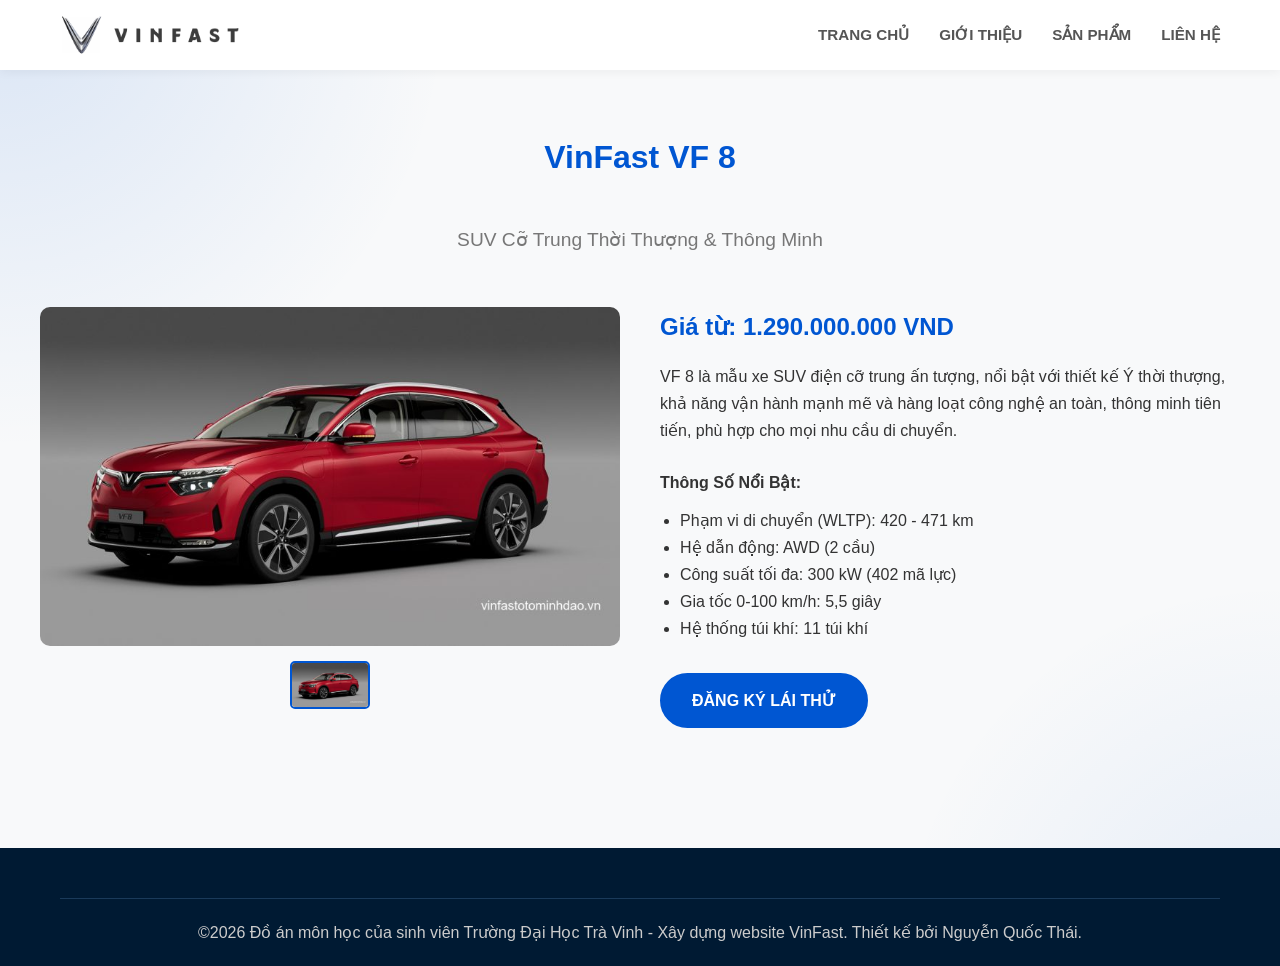
<file: html/chitiet.html>
<!DOCTYPE html>
<html lang="vi">
<head>
    <meta charset="UTF-8">
    <meta name="viewport" content="width=device-width, initial-scale=1.0">
    <title id="web-title">VinFast Chi Tiết Xe</title>
    <link rel="stylesheet" href="../css/style.css">
    <link rel="stylesheet" href="../css/responsive.css">
</head>
<body>
    
    <header>
        <div class="container header-content">
            <a href="../index.html" class="logo">
                <img src="../assets/images/logo.png" alt="VinFast Logo">
            </a>
            <nav>
                <ul>
                    <li><a href="../index.html">TRANG CHỦ</a></li>
                    <li><a href="gioithieu.html">GIỚI THIỆU</a></li>
                    <li><a href="sanpham.html">SẢN PHẨM</a></li>
                    <li><a href="lienhe.html">LIÊN HỆ</a></li>
                </ul>
            </nav>
        </div>
    </header>

    <main class="container section">
        <div class="chitiet-header text-center" style="margin-bottom: 50px;">
            <h1 class="section-title" id="car-name">VinFast VF 8</h1>
            <p style="font-size: 1.2rem; color: #777;" id="car-subtitle">SUV Cỡ Trung Thời Thượng & Thông Minh</p>
        </div>
        
        <div class="chitiet-content" style="display: grid; grid-template-columns: 1fr 1fr; gap: 40px; margin-bottom: 60px;">
            <div class="chitiet-image">
                <img src="../assets/images/vf8.jpg" alt="VinFast Chi Tiết" id="car-main-img" style="border-radius: 10px; width: 100%;">
                <div style="display: flex; gap: 10px; margin-top: 15px; justify-content: center;">
                    <img src="../assets/images/vf8.jpg" id="thumb-1" style="width: 80px; border-radius: 5px; cursor: pointer; border: 2px solid #0056D2;">
                </div>
            </div>
            <div class="chitiet-info">
                <h3 style="color: #0056D2; margin-bottom: 15px; font-size: 1.5rem;" id="car-price">Giá từ: 1.290.000.000 VND</h3>
                <p style="margin-bottom: 25px;" id="car-desc">VF 8 là mẫu xe SUV điện cỡ trung ấn tượng, nổi bật với thiết kế Ý thời thượng, khả năng vận hành mạnh mẽ và hàng loạt công nghệ an toàn, thông minh tiên tiến, phù hợp cho mọi nhu cầu di chuyển.</p>
                
                <h4 style="margin-bottom: 10px;">Thông Số Nổi Bật:</h4>
                <ul style="margin-bottom: 30px; list-style: disc; margin-left: 20px;" id="car-specs">
                    <li>Phạm vi di chuyển (WLTP): 420 - 471 km</li>
                    <li>Hệ dẫn động: AWD (2 cầu)</li>
                    <li>Công suất tối đa: 300 kW (402 mã lực)</li>
                    <li>Gia tốc 0-100 km/h: 5,5 giây</li>
                    <li>Hệ thống túi khí: 11 túi khí</li>
                </ul>
                
                <a href="lienhe.html" class="btn">ĐĂNG KÝ LÁI THỬ</a>
            </div>
        </div>
    </main>

    <footer>
        <div class="container">
            <div class="copy text-center">
                <p>&copy;2026 Đồ án môn học của sinh viên Trường Đại Học Trà Vinh - Xây dựng website VinFast. Thiết kế bởi Nguyễn Quốc Thái.</p>
            </div>
        </div>
    </footer>

    <script>
        
        const databaseXe = {
            "vf3": {
                name: "VinFast VF 3",
                subtitle: "Xe Đô Thị Nhỏ Gọn & Cá Tính",
                price: "Giá từ: 240.000.000 VND",
                image: "../assets/images/vf3.jpg",
                desc: "VF 3 là mẫu xe điện mini đô thị mang tính cách mạng, sở hữu thiết kế vuông vắn, mạnh mẽ, gầm cao năng động cùng bảng màu sắc ngoại thất vô cùng phong phú, giúp bạn khẳng định phong cách cá nhân trên mọi tuyến phố.",
                specs: [
                    "Quãng đường di chuyển (NEDC): ~210 km / một lần sạc đầy",
                    "Thời gian sạc nhanh (10%-70%): Chỉ khoảng 36 phút",
                    "Công suất tối đa: 32 kW (43 mã lực)",
                    "Chiều dài tổng thể: 3.190 mm",
                    "Khoảng sáng gầm xe: 191 mm năng động"
                ]
            },
            "vf5": {
                name: "VinFast VF 5 Plus",
                subtitle: "Lựa Chọn Sành Điệu Cho Cuộc Sống Năng Động",
                price: "Giá từ: 468.000.000 VND",
                image: "../assets/images/vf5.jpg",
                desc: "VF 5 Plus là mẫu ô tô điện thông minh phân khúc A-SUV, sở hữu thiết kế hiện đại, phối màu cá tính, tối ưu hóa không gian nội thất rộng rãi cùng các tính năng an toàn vượt trội hàng đầu phân khúc.",
                specs: [
                    "Phạm vi di chuyển (NEDC): ~326 km / một lần sạc đầy",
                    "Hệ dẫn động: FWD (Cầu trước)",
                    "Công suất tối đa: 100 kW (134 mã lực)",
                    "Mô-men xoắn cực đại: 135 Nm",
                    "Hệ thống an toàn: 6 túi khí bảo vệ"
                ]
            },
            "vf6": {
                name: "VinFast VF 6",
                subtitle: "Dẫn Lối Đam Mê - Khởi Đầu Kỷ Nguyên Xanh",
                price: "Giá từ: 675.000.000 VND",
                image: "../assets/images/vf6.jpg",
                desc: "Được nhào nặn bởi studio danh tiếng Torino Design (Ý), VF 6 là sự kết hợp hoàn hảo giữa những đường nét thanh lịch phong cách châu Âu, trải nghiệm vận hành êm ái và không gian công nghệ thông minh tinh tế cho gia đình.",
                specs: [
                    "Phạm vi di chuyển (WLTP): ~399 km - 410 km",
                    "Hệ dẫn động: FWD (Cầu trước)",
                    "Công suất tối đa: 150 kW (201 mã lực)",
                    "Mô-men xoắn cực đại: 310 Nm",
                    "Hệ thống trợ lái nâng cao: ADAS cấp độ 2 thông minh"
                ]
            },
            "vf7": {
                name: "VinFast VF 7",
                subtitle: "Đột Phá Thiết Kế - Đẳng Cấp Thượng Lưu",
                price: "Giá từ: 850.000.000 VND",
                image: "../assets/images/vf7.jpg",
                desc: "Sở hữu ngôn ngữ thiết kế 'Vũ trụ phi thuyền' (Asymmetric Aerospace), VF 7 thuộc phân khúc C-SUV mang vẻ đẹp đầy phá cách của tương lai kết hợp cùng hiệu suất động cơ cực kỳ mạnh mẽ tương đương các dòng xe thể thao.",
                specs: [
                    "Phạm vi di chuyển (WLTP): ~431 km - 496 km",
                    "Hệ dẫn động: AWD (2 cầu toàn thời gian bản Plus)",
                    "Công suất tối đa: 260 kW (349 mã lực)",
                    "Gia tốc 0-100 km/h: Chỉ trong 5,8 giây",
                    "Tiện ích cao cấp: Trần kính toàn cảnh Panorama"
                ]
            },
            "vf8": {
                name: "VinFast VF 8",
                subtitle: "SUV Cỡ Trung Thời Thượng & Thông Minh",
                price: "Giá từ: 1.290.000.000 VND",
                image: "../assets/images/vf8.jpg",
                desc: "VF 8 là mẫu xe SUV điện cỡ trung ấn tượng, nổi bật với thiết kế Ý thời thượng, khả năng vận hành mạnh mẽ và hàng loạt công nghệ an toàn, thông minh tiên tiến, phù hợp cho mọi nhu cầu di chuyển.",
                specs: [
                    "Phạm vi di chuyển (WLTP): 420 - 471 km",
                    "Hệ dẫn động: AWD (2 cầu)",
                    "Công suất tối đa: 300 kW (402 mã lực)",
                    "Gia tốc 0-100 km/h: 5,5 giây",
                    "Hệ thống túi khí: 11 túi khí"
                ]
            },
            "vf9": {
                name: "VinFast VF 9",
                subtitle: "SUV Cỡ Lớn Sang Trọng & Đẳng Cấp",
                price: "Giá từ: 1.500.000.000 VND",
                image: "../assets/images/vf9.jpg",
                desc: "VF 9 là dòng xe SUV điện phân khúc E cao cấp nhất hiện tại của VinFast. Xe mang kiểu dáng bề thế, trang bị tùy chọn hàng ghế cơ trưởng thương gia tích hợp tính năng massage, sưởi và thông gió mang lại sự thư thái tuyệt đối.",
                specs: [
                    "Phạm vi di chuyển (WLTP): ~438 km - 626 km",
                    "Hệ dẫn động: AWD (2 cầu toàn thời gian mạnh mẽ)",
                    "Công suất tối đa: 300 kW (402 mã lực)",
                    "Mô-men xoắn cực đại: 620 Nm",
                    "Hệ thống túi khí: 11 túi khí bảo vệ toàn diện"
                ]
            }
        };

        
        const urlParams = new URLSearchParams(window.location.search);
        const codeXe = urlParams.get('xe');

        
        if (codeXe && databaseXe[codeXe]) {
            const data = databaseXe[codeXe];

            
            document.getElementById('web-title').innerText = data.name + " - Chi Tiết";
            document.getElementById('car-name').innerText = data.name;
            document.getElementById('car-subtitle').innerText = data.subtitle;
            document.getElementById('car-price').innerText = data.price;
            document.getElementById('car-desc').innerText = data.desc;

            
            document.getElementById('car-main-img').src = data.image;
            document.getElementById('car-main-img').alt = data.name;
            document.getElementById('thumb-1').src = data.image;

            
            const ulSpecs = document.getElementById('car-specs');
            ulSpecs.innerHTML = ""; 
            data.specs.forEach(function(spec) {
                const li = document.createElement('li');
                li.innerText = spec;
                ulSpecs.appendChild(li); 
            });
        }
    </script>
    <script src="../js/main.js"></script>
</body>
</html>
</file>
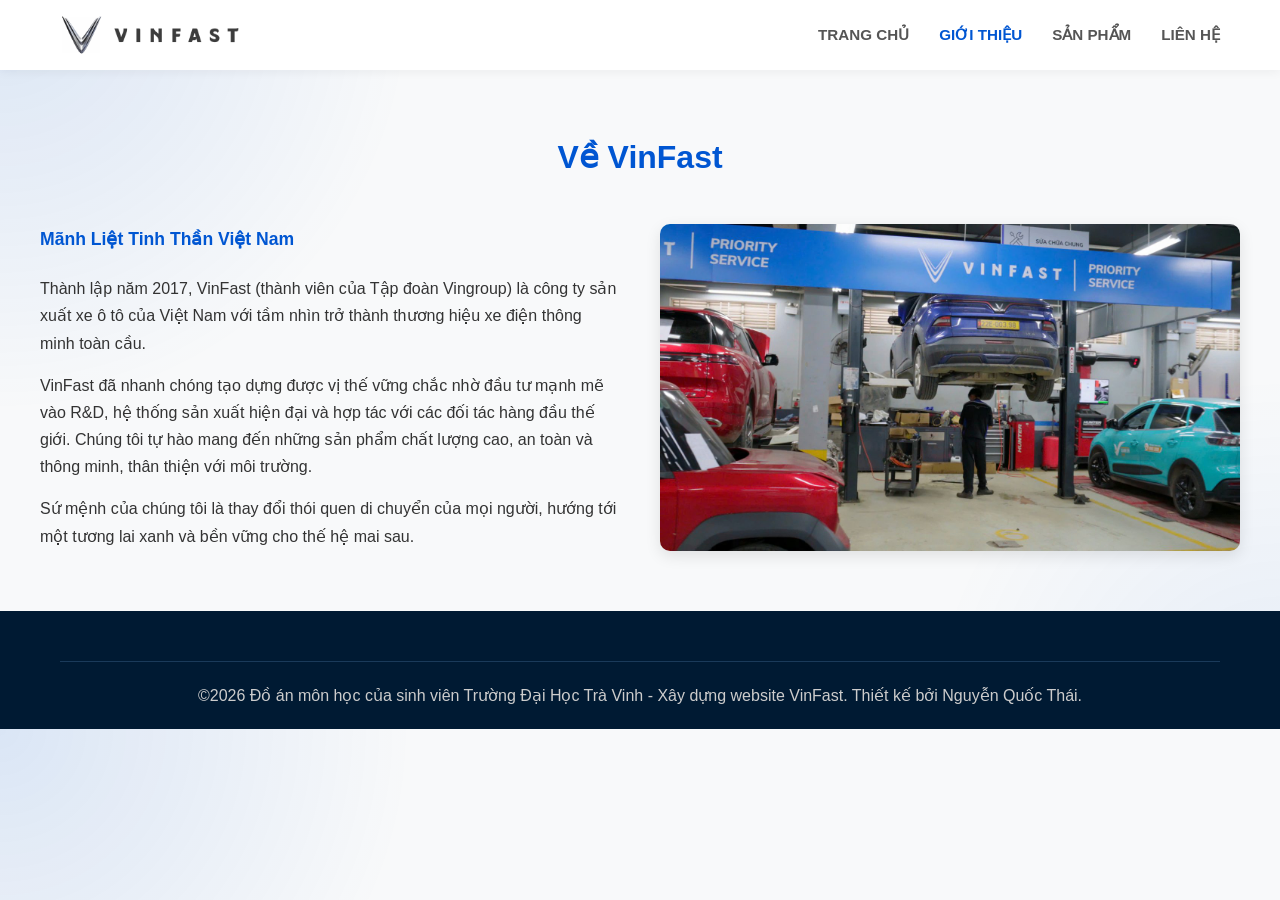
<file: html/gioithieu.html>
<!DOCTYPE html>
<html lang="vi">
<head>
    <meta charset="UTF-8">
    <meta name="viewport" content="width=device-width, initial-scale=1.0">
    <title>Giới Thiệu - VinFast</title>
    <link rel="stylesheet" href="../css/style.css">
    <link rel="stylesheet" href="../css/responsive.css">
</head>
<body>
    
    <header>
        <div class="container header-content">
            <a href="../index.html" class="logo">
                <img src="../assets/images/logo.png" alt="VinFast Logo">
            </a>
            <nav>
                <ul>
                    <li><a href="../index.html">TRANG CHỦ</a></li>
                    <li><a href="gioithieu.html">GIỚI THIỆU</a></li>
                    <li><a href="sanpham.html">SẢN PHẨM</a></li>
                    <li><a href="lienhe.html">LIÊN HỆ</a></li>
                </ul>
            </nav>
        </div>
    </header>

    <main class="container section">
        <h1 class="section-title text-center">Về VinFast</h1>
        
        <div class="gioithieu-content" style="display: grid; grid-template-columns: 1fr 1fr; gap: 40px; align-items: center;">
            <div class="text">
                <p style="margin-bottom: 20px; font-size: 1.1rem; font-weight: bold; color: #0056D2;">Mãnh Liệt Tinh Thần Việt Nam</p>
                <p style="margin-bottom: 15px;">Thành lập năm 2017, VinFast (thành viên của Tập đoàn Vingroup) là công ty sản xuất xe ô tô của Việt Nam với tầm nhìn trở thành thương hiệu xe điện thông minh toàn cầu.</p>
                <p style="margin-bottom: 15px;">VinFast đã nhanh chóng tạo dựng được vị thế vững chắc nhờ đầu tư mạnh mẽ vào R&D, hệ thống sản xuất hiện đại và hợp tác với các đối tác hàng đầu thế giới. Chúng tôi tự hào mang đến những sản phẩm chất lượng cao, an toàn và thông minh, thân thiện với môi trường.</p>
                <p>Sứ mệnh của chúng tôi là thay đổi thói quen di chuyển của mọi người, hướng tới một tương lai xanh và bền vững cho thế hệ mai sau.</p>
            </div>
            <div class="image">
                <img src="../assets/images/bg2.jpg" alt="Nhà máy VinFast" style="border-radius: 10px; box-shadow: 0 5px 15px rgba(0,0,0,0.1);">
            </div>
        </div>
    </main>

    <footer>
        <div class="container">
            <div class="copy text-center">
                <p>&copy;2026 Đồ án môn học của sinh viên Trường Đại Học Trà Vinh - Xây dựng website VinFast. Thiết kế bởi Nguyễn Quốc Thái.</p>
            </div>
        </div>
    </footer>

    <script src="../js/main.js"></script>
</body>
</html>
</file>
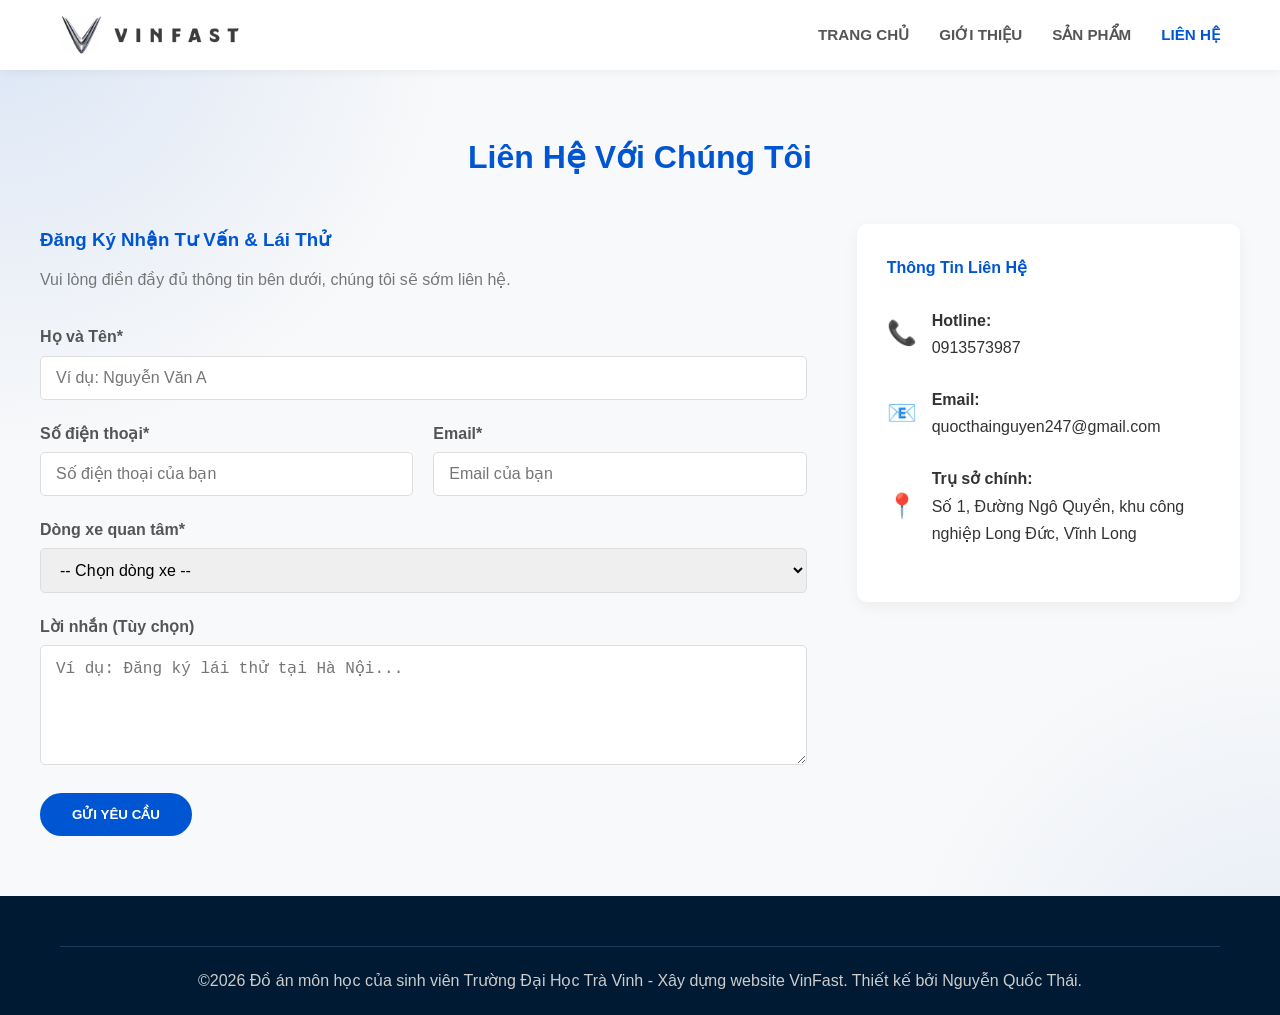
<file: html/lienhe.html>
<!DOCTYPE html>
<html lang="vi">
<head>
    <meta charset="UTF-8">
    <meta name="viewport" content="width=device-width, initial-scale=1.0">
    <title>Liên Hệ - VinFast</title>
    <link rel="stylesheet" href="../css/style.css">
    <link rel="stylesheet" href="../css/responsive.css">
    <style>
        .contact-wrapper {
            display: grid;
            grid-template-columns: 2fr 1fr;
            gap: 50px;
        }
        .contact-form .form-group {
            margin-bottom: 20px;
        }
        .contact-form label {
            display: block;
            margin-bottom: 5px;
            font-weight: bold;
            color: #555;
        }
        .contact-form input,
        .contact-form select,
        .contact-form textarea {
            width: 100%;
            padding: 12px 15px;
            border: 1px solid #ddd;
            border-radius: 5px;
            font-size: 1rem;
        }
        .contact-form textarea {
            height: 120px;
            resize: vertical;
        }
        .contact-form input:focus,
        .contact-form select:focus,
        .contact-form textarea:focus {
            outline: none;
            border-color: #0056D2;
            box-shadow: 0 0 5px rgba(0,86,210,0.1);
        }
        .contact-info .info-item {
            display: flex;
            gap: 15px;
            margin-bottom: 25px;
            align-items: center;
        }
        .contact-info .info-item .icon {
            font-size: 1.5rem;
            color: #0056D2;
        }
    </style>
</head>
<body>
    
    <header>
        <div class="container header-content">
            <a href="../index.html" class="logo">
                <img src="../assets/images/logo.png" alt="VinFast Logo">
            </a>
            <nav>
                <ul>
                    <li><a href="../index.html">TRANG CHỦ</a></li>
                    <li><a href="gioithieu.html">GIỚI THIỆU</a></li>
                    <li><a href="sanpham.html">SẢN PHẨM</a></li>
                    <li><a href="lienhe.html">LIÊN HỆ</a></li>
                </ul>
            </nav>
        </div>
    </header>

    <main class="container section">
        <h1 class="section-title text-center">Liên Hệ Với Chúng Tôi</h1>
        
        <div class="contact-wrapper">
            <div class="contact-form-col">
                <h3 style="margin-bottom: 10px; color: #0056D2;">Đăng Ký Nhận Tư Vấn & Lái Thử</h3>
                <p style="margin-bottom: 30px; color: #777;">Vui lòng điền đầy đủ thông tin bên dưới, chúng tôi sẽ sớm liên hệ.</p>
                
                <form class="contact-form">
                    <div class="form-group">
                        <label for="name">Họ và Tên*</label>
                        <input type="text" id="name" name="name" placeholder="Ví dụ: Nguyễn Văn A" required>
                    </div>
                    
                    <div style="display: grid; grid-template-columns: 1fr 1fr; gap: 20px;">
                        <div class="form-group">
                            <label for="phone">Số điện thoại*</label>
                            <input type="tel" id="phone" name="phone" placeholder="Số điện thoại của bạn" required>
                        </div>
                        <div class="form-group">
                            <label for="email">Email*</label>
                            <input type="email" id="email" name="email" placeholder="Email của bạn" required>
                        </div>
                    </div>
                    
                    <div class="form-group">
                        <label for="car">Dòng xe quan tâm*</label>
                        <select id="car" name="car" required>
                            <option value="">-- Chọn dòng xe --</option>
                            <option value="VF 3">VinFast VF 3</option>
                            <option value="VF 5">VinFast VF 5 </option>
                            <option value="VF 6">VinFast VF 6</option>
                            <option value="VF 7">VinFast VF 7</option>
                            <option value="VF 8">VinFast VF 8</option>
                            <option value="VF 9">VinFast VF 9</option>
                        </select>
                    </div>
                    
                    <div class="form-group">
                        <label for="message">Lời nhắn (Tùy chọn)</label>
                        <textarea id="message" name="message" placeholder="Ví dụ: Đăng ký lái thử tại Hà Nội..."></textarea>
                    </div>
                    
                    <button type="submit" class="btn">GỬI YÊU CẦU</button>
                </form>
            </div>

            <div class="contact-info-col" style="background-color: white; padding: 30px; border-radius: 10px; box-shadow: 0 5px 15px rgba(0,0,0,0.05); align-self: start;">
                <h4 style="margin-bottom: 25px; color: #0056D2;">Thông Tin Liên Hệ</h4>
                
                <div class="contact-info">
                    <div class="info-item">
                        <div class="icon">&#128222;</div> <div>
                            <p style="font-weight: bold;">Hotline:</p>
                            <p>0913573987</p>
                        </div>
                    </div>
                    <div class="info-item">
                        <div class="icon">&#128231;</div> <div>
                            <p style="font-weight: bold;">Email:</p>
                            <p>quocthainguyen247@gmail.com</p>
                        </div>
                    </div>
                    <div class="info-item">
                        <div class="icon">&#128205;</div> <div>
                            <p style="font-weight: bold;">Trụ sở chính:</p>
                            <p>Số 1, Đường Ngô Quyền, khu công nghiệp Long Đức, Vĩnh Long</p>
                        </div>
                    </div>
                </div>
            </div>
        </div>
    </main>

    <footer>
        <div class="container">
            <div class="copy text-center">
                <p>&copy;2026 Đồ án môn học của sinh viên Trường Đại Học Trà Vinh - Xây dựng website VinFast. Thiết kế bởi Nguyễn Quốc Thái.</p>
            </div>
        </div>
    </footer>
    <script src="../js/validation.js"></script>
    <script src="../js/main.js"></script>
</body>
</html>
</file>
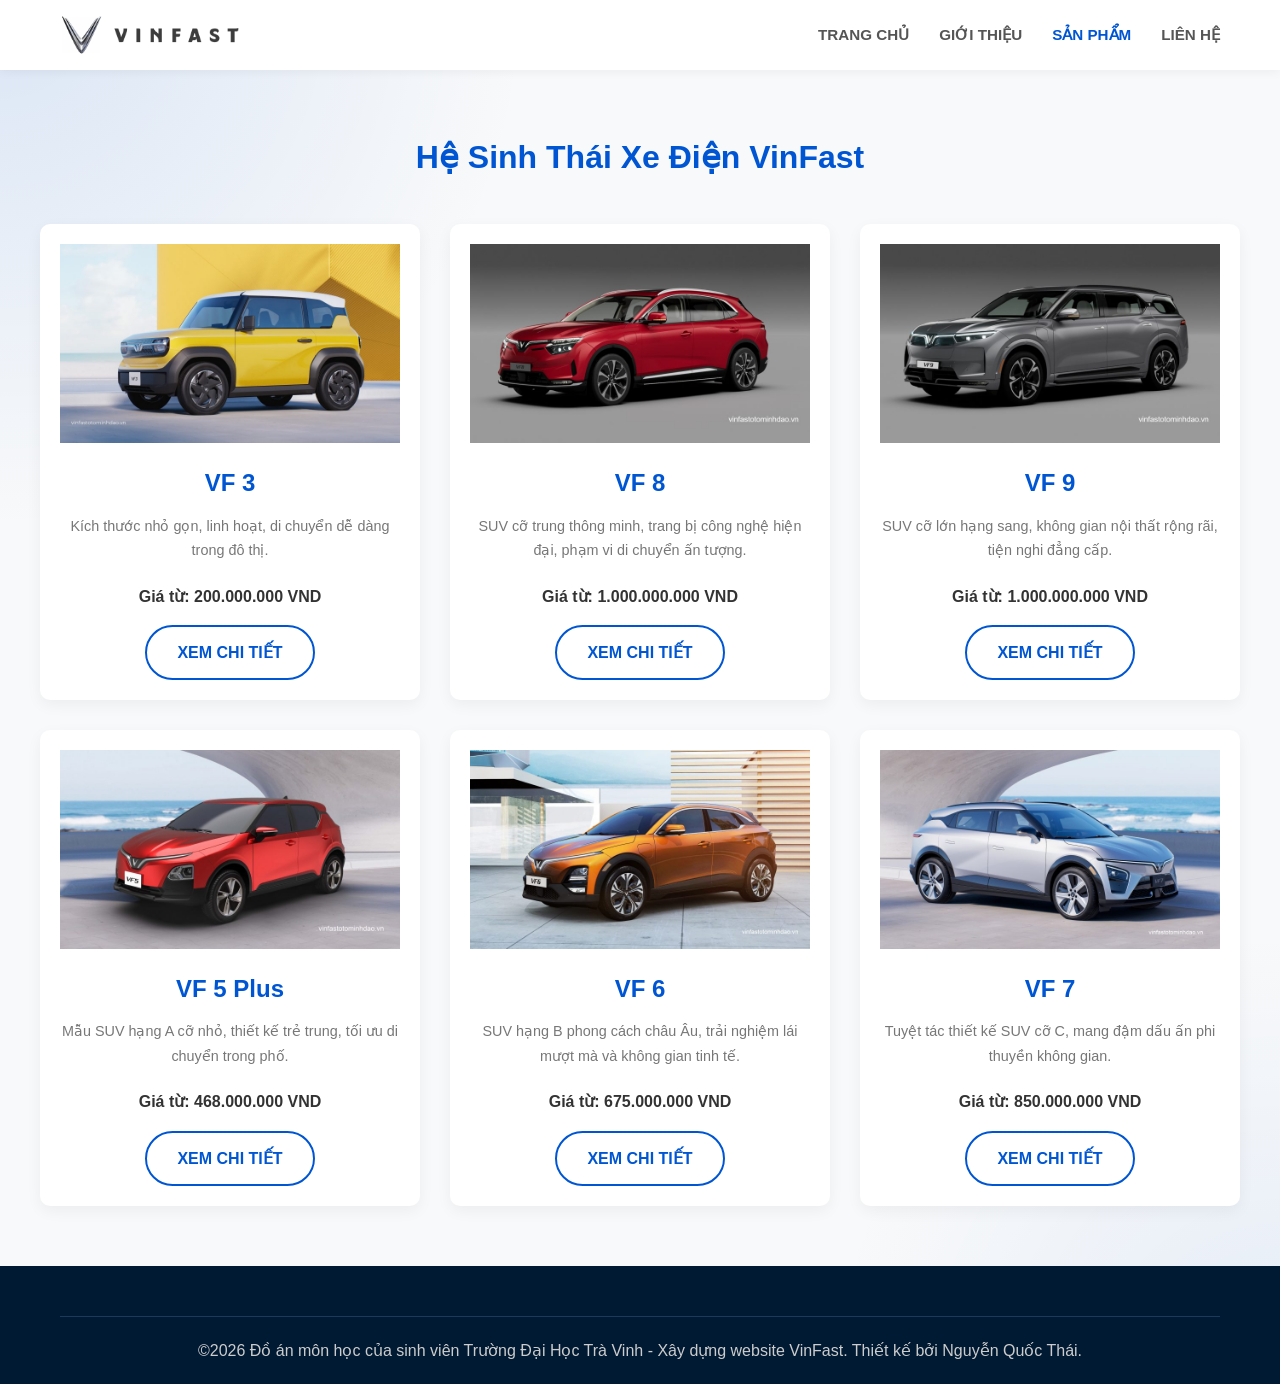
<file: html/sanpham.html>
<!DOCTYPE html>
<html lang="vi">
<head>
    <meta charset="UTF-8">
    <meta name="viewport" content="width=device-width, initial-scale=1.0">
    <title>Sản Phẩm - VinFast</title>
    <link rel="stylesheet" href="../css/style.css">
    <link rel="stylesheet" href="../css/responsive.css">
</head>
<body>
    
    <header>
        <div class="container header-content">
            <a href="../index.html" class="logo">
                <img src="../assets/images/logo.png" alt="VinFast Logo">
            </a>
            <nav>
                <ul>
                    <li><a href="../index.html">TRANG CHỦ</a></li>
                    <li><a href="gioithieu.html">GIỚI THIỆU</a></li>
                    <li><a href="sanpham.html">SẢN PHẨM</a></li>
                    <li><a href="lienhe.html">LIÊN HỆ</a></li>
                </ul>
            </nav>
        </div>
    </header>

    <main class="container section">
        <h1 class="section-title text-center">Hệ Sinh Thái Xe Điện VinFast</h1>
        
        <div class="product-grid">
            <div class="product-card">
                <img src="../assets/images/vf3.jpg" alt="VinFast VF 3">
                <h3>VF 3</h3>
                <p>Kích thước nhỏ gọn, linh hoạt, di chuyển dễ dàng trong đô thị.</p>
                <div style="margin-bottom: 15px; font-weight: bold; color: #333;">Giá từ: 200.000.000 VND</div>
                <a href="chitiet.html?xe=vf3" class="btn btn-outline">XEM CHI TIẾT</a>
            </div>

            <div class="product-card">
                <img src="../assets/images/vf8.jpg" alt="VinFast VF 8">
                <h3>VF 8</h3>
                <p>SUV cỡ trung thông minh, trang bị công nghệ hiện đại, phạm vi di chuyển ấn tượng.</p>
                <div style="margin-bottom: 15px; font-weight: bold; color: #333;">Giá từ: 1.000.000.000 VND</div>
                <a href="chitiet.html?xe=vf8" class="btn btn-outline">XEM CHI TIẾT</a>
            </div>

            <div class="product-card">
                <img src="../assets/images/vf9.jpg" alt="VinFast VF 9">
                <h3>VF 9</h3>
                <p>SUV cỡ lớn hạng sang, không gian nội thất rộng rãi, tiện nghi đẳng cấp.</p>
                <div style="margin-bottom: 15px; font-weight: bold; color: #333;">Giá từ: 1.000.000.000 VND</div>
                <a href="chitiet.html?xe=vf9" class="btn btn-outline">XEM CHI TIẾT</a>
            </div>

            <div class="product-card">
                <img src="../assets/images/vf5.jpg" alt="VinFast VF 5">
                <h3>VF 5 Plus</h3>
                <p>Mẫu SUV hạng A cỡ nhỏ, thiết kế trẻ trung, tối ưu di chuyển trong phố.</p>
                <div style="margin-bottom: 15px; font-weight: bold; color: #333;">Giá từ: 468.000.000 VND</div>
                <a href="chitiet.html?xe=vf5" class="btn btn-outline">XEM CHI TIẾT</a>
            </div>

            <div class="product-card">
                <img src="../assets/images/vf6.jpg" alt="VinFast VF 6">
                <h3>VF 6</h3>
                <p>SUV hạng B phong cách châu Âu, trải nghiệm lái mượt mà và không gian tinh tế.</p>
                <div style="margin-bottom: 15px; font-weight: bold; color: #333;">Giá từ: 675.000.000 VND</div>
                <a href="chitiet.html?xe=vf6" class="btn btn-outline">XEM CHI TIẾT</a>
            </div>

            <div class="product-card">
                <img src="../assets/images/vf7.jpg" alt="VinFast VF 7">
                <h3>VF 7</h3>
                <p>Tuyệt tác thiết kế SUV cỡ C, mang đậm dấu ấn phi thuyền không gian.</p>
                <div style="margin-bottom: 15px; font-weight: bold; color: #333;">Giá từ: 850.000.000 VND</div>
                <a href="chitiet.html?xe=vf7" class="btn btn-outline">XEM CHI TIẾT</a>
            </div>
            </div>
    </main>

    <footer>
        <div class="container">
            <div class="copy text-center">
                <p>&copy;2026 Đồ án môn học của sinh viên Trường Đại Học Trà Vinh - Xây dựng website VinFast. Thiết kế bởi Nguyễn Quốc Thái.</p>
            </div>
        </div>
    </footer>

    <script src="../js/main.js"></script>
</body>
</html>
</file>
<file: css/style.css>
* {
    margin: 0;
    padding: 0;
    box-sizing: border-box;
}

body {
    font-family: Arial, Helvetica, sans-serif;
    line-height: 1.7;
    color: #333;
    background-color: #f8f9fa;
    background-image: radial-gradient(circle at top left, rgba(0, 86, 210, 0.12), transparent 28%),
                      radial-gradient(circle at bottom right, rgba(0, 86, 210, 0.08), transparent 24%);
}
.hero {
    background-image: linear-gradient(rgba(0,0,0,0.45), rgba(0,0,0,0.45)), url('../assets/images/bg1.png');
    background-size: cover;
    background-position: center;
    color: white;
    padding: 150px 0;
}

a {
    text-decoration: none;
    color: inherit;
    transition: all 0.3s ease;
}

ul {
    list-style: none;
}

img {
    max-width: 100%;
    height: auto;
    display: block;
}
.container {
    max-width: 1200px;
    margin: 0 auto;
    padding: 0 20px;
}

.text-center { text-align: center; }

.section { padding: 60px 0; }

.section-title {
    font-size: 2rem;
    color: #0056D2; 
    margin-bottom: 40px;
    font-weight: bold;
}
.btn {
    display: inline-block;
    padding: 12px 30px;
    background-color: #0056D2;
    color: white;
    border: 2px solid #0056D2;
    border-radius: 30px;
    font-weight: bold;
    cursor: pointer;
}
.btn:hover {
    background-color: transparent;
    color: #0056D2;
}

.btn-outline {
    background-color: transparent;
    border: 2px solid #0056D2;
    color: #0056D2;
}

.btn-outline:hover {
    background-color: #0056D2;
    color: white;
}

header {
    background-color: white;
    padding: 15px 0;
    box-shadow: 0 2px 10px rgba(0,0,0,0.05);
    position: sticky;
    top: 0;
    z-index: 1000;
}

.header-content {
    display: flex;
    justify-content: space-between;
    align-items: center;
}

.logo img {
    height: 40px; 
}

nav ul {
    display: flex;
    gap: 30px;
}

nav ul li a {
    font-weight: bold;
    font-size: 0.95rem;
    color: #555;
    padding: 10px 0;
    position: relative;
}

nav ul li a:hover,
nav ul li a.active {
    color: #0056D2;
}

nav ul li a::after {
    content: '';
    position: absolute;
    width: 0;
    height: 2px;
    bottom: 0;
    left: 0;
    background-color: #0056D2;
    transition: width 0.3s ease;
}

nav ul li a:hover::after {
    width: 100%;
}


.product-grid {
    display: grid;
    grid-template-columns: repeat(auto-fit, minmax(280px, 1fr));
    gap: 30px;
}

.product-card {
    background-color: white;
    border-radius: 10px;
    overflow: hidden;
    box-shadow: 0 5px 15px rgba(0,0,0,0.05);
    padding: 20px;
    text-align: center;
}

.product-card img {
    margin-bottom: 20px;
}

.product-card h3 {
    font-size: 1.5rem;
    color: #0056D2;
    margin-bottom: 10px;
}

.product-card p {
    font-size: 0.9rem;
    color: #777;
    margin-bottom: 20px;
}


footer {
    background-color: #001A33; 
    color: #ccc;
    padding: 50px 0 20px 0;
}

.footer-content {
    display: grid;
    grid-template-columns: repeat(auto-fit, minmax(250px, 1fr));
    gap: 40px;
    margin-bottom: 40px;
}

.footer-col h4 {
    color: white;
    margin-bottom: 20px;
    font-size: 1.2rem;
}

.footer-col ul li { margin-bottom: 10px; }

.footer-col ul li a:hover { color: white; }

.copy {
    border-top: 1px solid #1a3a5a;
    padding-top: 20px;
}
</file>
<file: css/responsive.css>
@media (max-width: 768px) {
    .section-title {
        font-size: 1.5rem;
    }

    nav ul {
        display: none;
    }

    .hero-content h1 {
        font-size: 2rem;
    }

    .gioithieu-content,
    .contact-wrapper {
        grid-template-columns: 1fr;
    }
}
</file>
